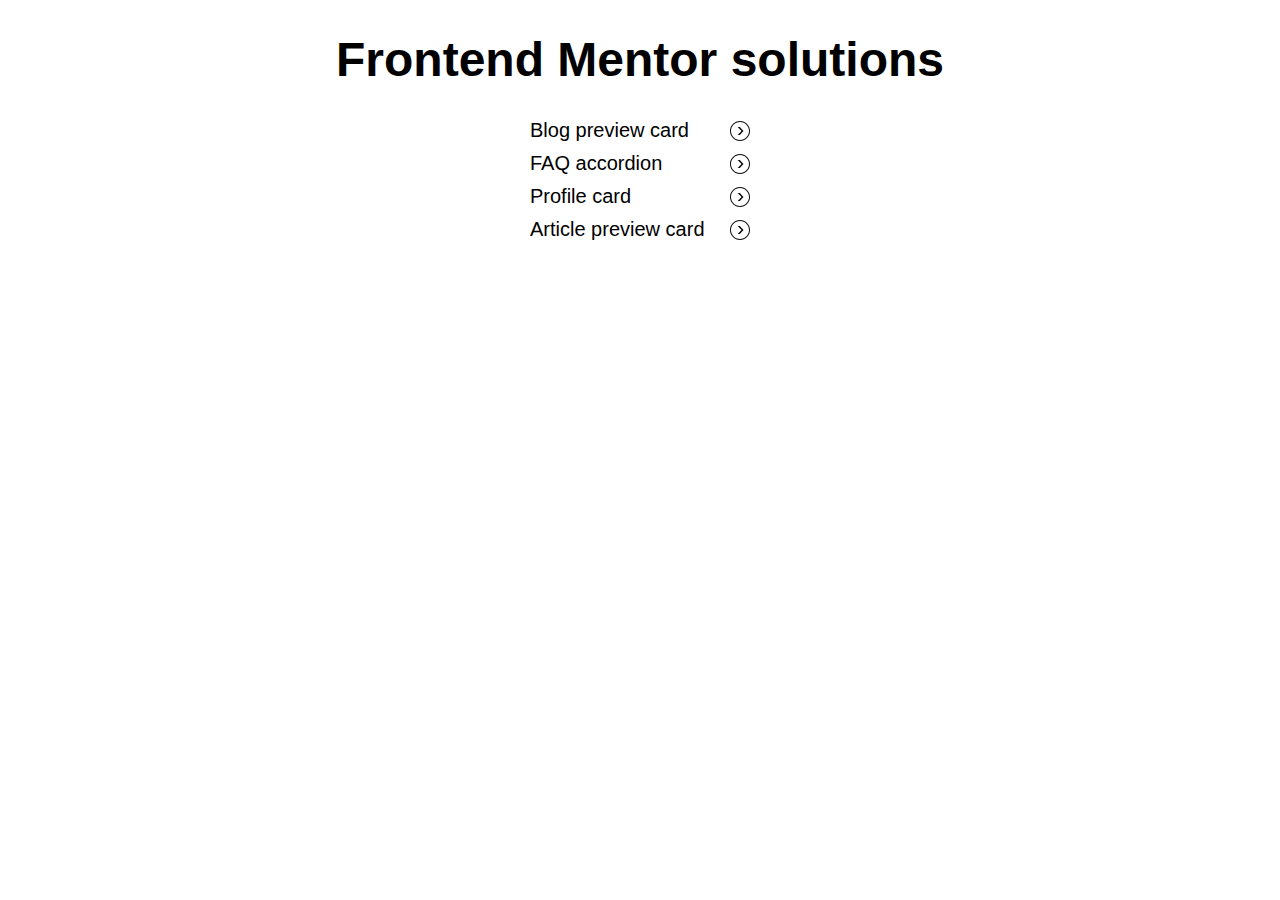
<file: index.html>
<!DOCTYPE html>
<html>

<head>
  <meta charset="UTF-8">
  <meta name="viewport" content="width=device-width, initial-scale=1">
  <title>Frontend Mentor Solutions</title>
  <link rel="stylesheet" href="style.css">
</head>

<body>
  <h1>Frontend Mentor solutions</h1>
  <ul class="project-list">
    <li>
      <a href="./blog-preview-card/index.html">Blog preview card</a>
    </li>
    <li>
      <a href="./faq-accordion/index.html">FAQ accordion</a>
    </li>
    <li>
      <a href="./profile-card-component/index.html">Profile card</a>
    </li>
    <li>
      <a href="./Article-preview-card/index.html">Article preview card</a>
    </li>
  </ul>
</body>

</html>
</file>
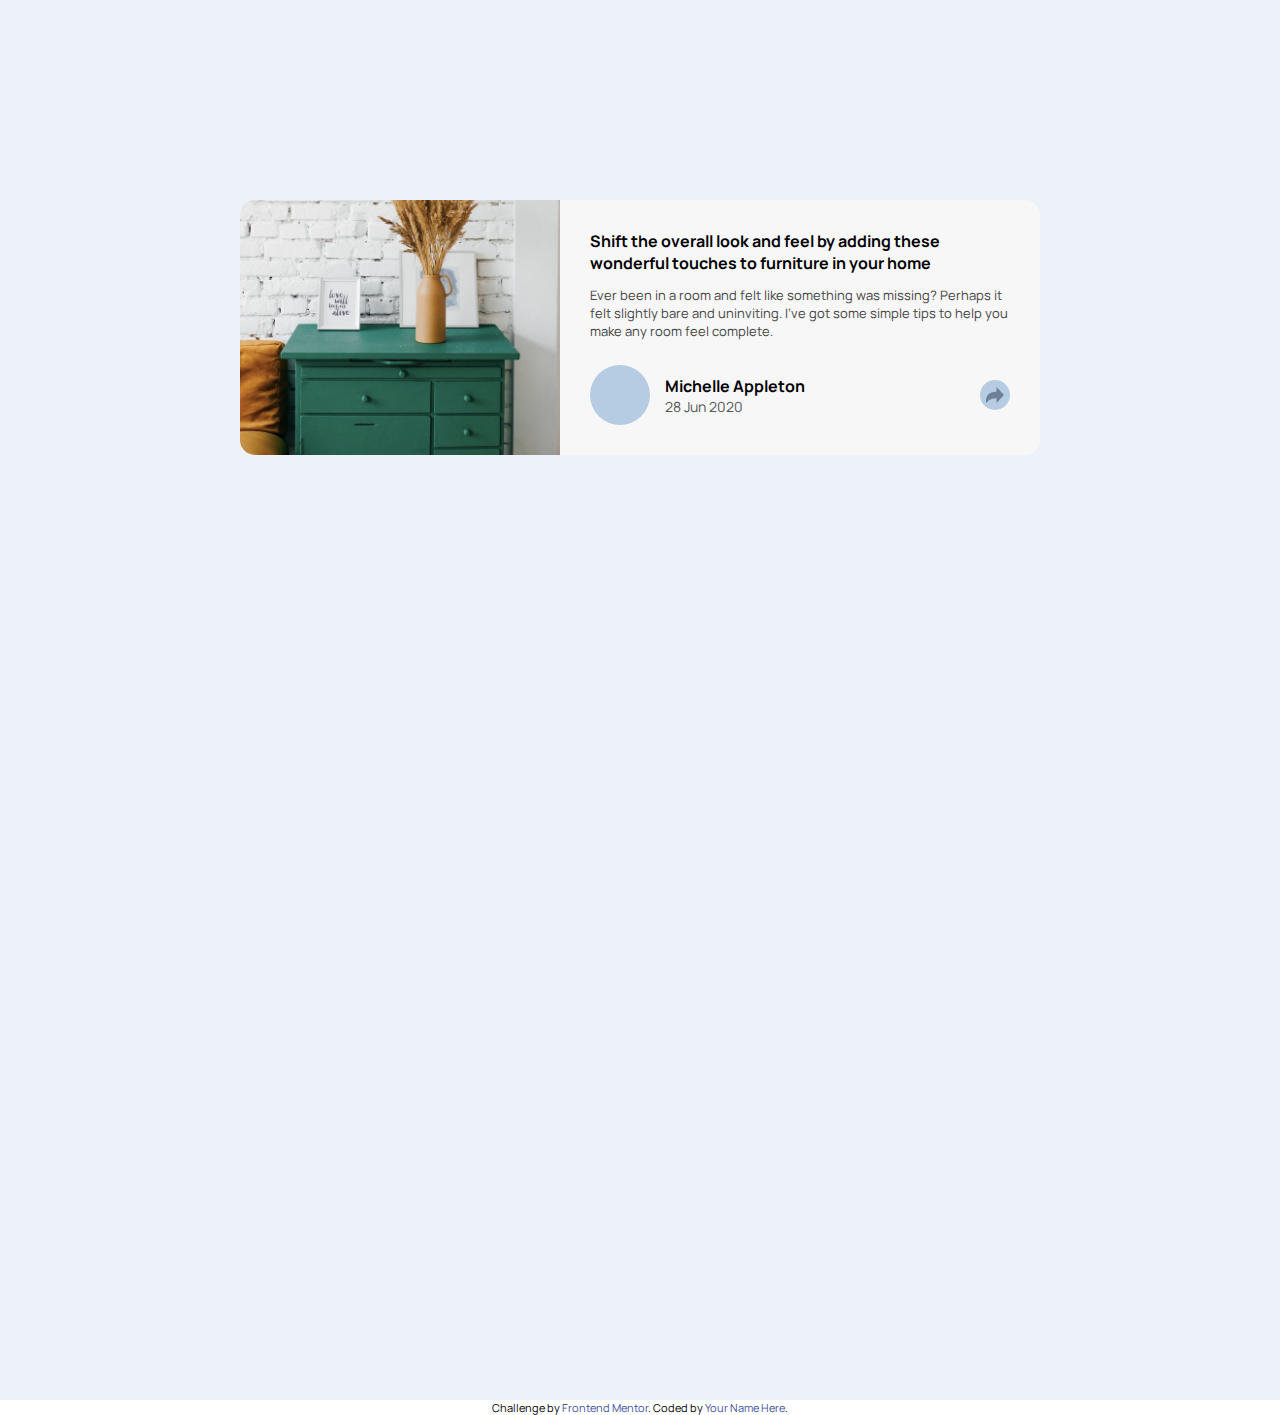
<file: Article-preview-card-main/index.html>
<!DOCTYPE html>
<html lang="en">

<head>
  <meta charset="UTF-8">
  <meta name="viewport" content="width=device-width, initial-scale=1.0"> <!-- displays site properly based on user's device -->

  <link rel="icon" type="image/png" sizes="32x32" href="./images/favicon-32x32.png">
  <link rel="stylesheet" href="style.css">
  <link rel="preconnect" href="https://fonts.googleapis.com">
  <link rel="preconnect" href="https://fonts.gstatic.com" crossorigin>
  <link href="https://fonts.googleapis.com/css2?family=Manrope:wght@500;700&display=swap" rel="stylesheet">

  <title>Article preview component</title>

  <style>
    .attribution {
      font-size: 11px;
      text-align: center;
    }

    .attribution a {
      color: hsl(228, 45%, 44%);
    }
  </style>
</head>

<body>
  <main>
    <div class="preview_card">
      <div class="image">
      </div>
      <div class="preview_content">
        <a href="#full-article">Shift the overall look and feel by adding these wonderful
  touches to furniture in your home</a>
        <p>Ever been in a room and felt like something was missing? Perhaps
  it felt slightly bare and uninviting. I’ve got some simple tips
  to help you make any room feel complete.</p>
        <div class="user">
          <div class="avatar">
          </div>
          <div class="user_info">
            <a href="#user-profile">Michelle Appleton</a>
            <p>28 Jun 2020</p>
          </div>
          <div class="share_icon" onclick="show()">
            <div id="share_content">
              <p>SHARE</p>
              <a href="#facebook">
                <img src="images/icon-facebook.svg" alt="facebook icon">
              </a>
              <a href="#pinterest">
                <img src="images/icon-pinterest.svg" alt="pinterest icon">
              </a>
              <a href="#twitter">
                <img src="images/icon-twitter.svg" alt="twitter icon">
              </a>
            </div>
          </div>
        </div>
      </div>
    </div>
  </main>

  <div class="attribution">
    Challenge by <a href="https://www.frontendmentor.io?ref=challenge" target="_blank">Frontend Mentor</a>.
    Coded by <a href="#">Your Name Here</a>.
  </div>
  <script src="main.js"></script>
</body>

</html>
</file>
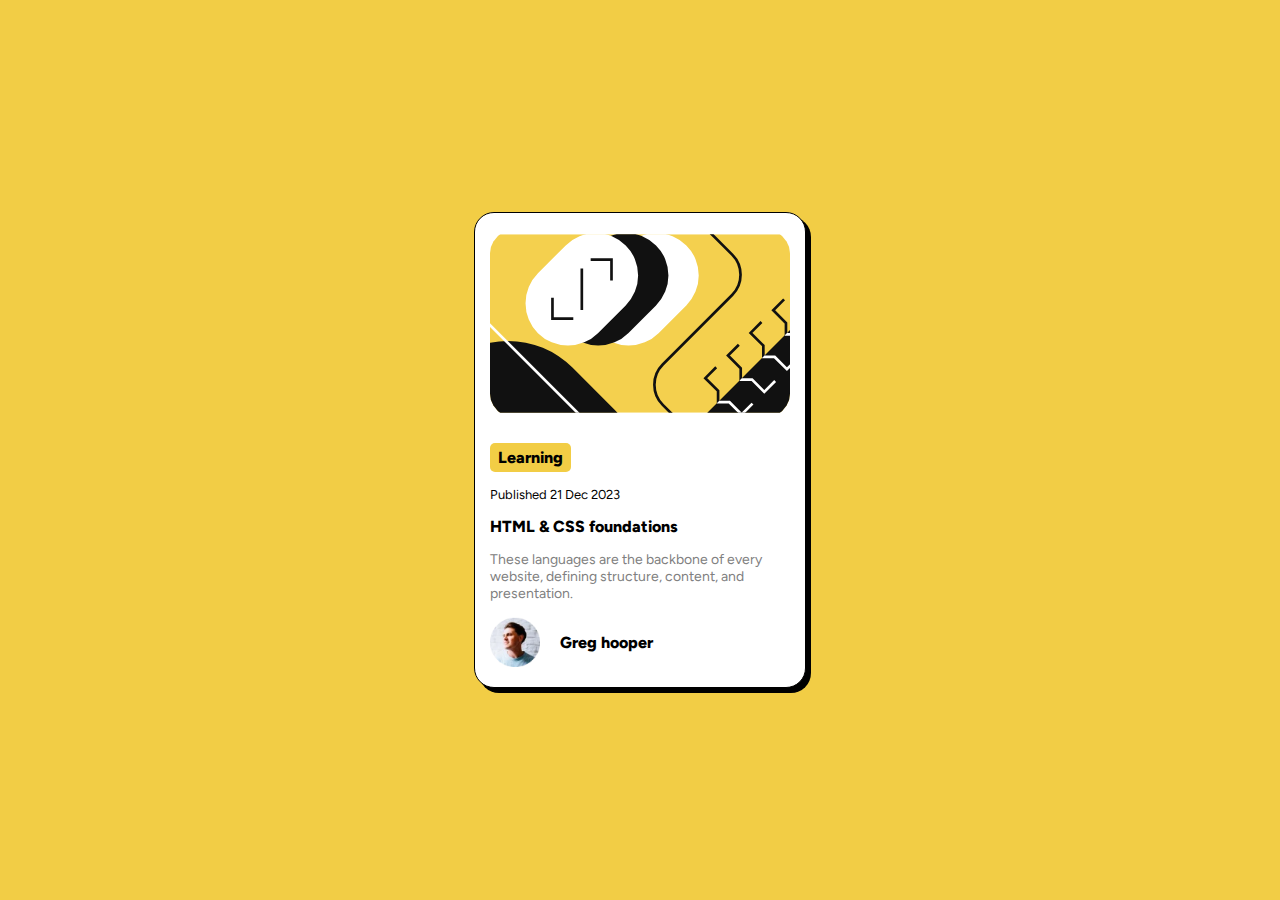
<file: blog-preview-card/index.html>
<!DOCTYPE html>
<html lang="en">

<head>
  <meta charset="UTF-8">
  <meta name="viewport" content="width=device-width, initial-scale=1.0"> <!-- displays site properly based on user's device -->
  <link rel="stylesheet" href="style.css">
  <link rel="preconnect" href="https://fonts.googleapis.com">
  <link rel="preconnect" href="https://fonts.gstatic.com" crossorigin>
  <link href="https://fonts.googleapis.com/css2?family=Figtree:wght@600;800&display=swap" rel="stylesheet">
  <title>Blog preview card</title>
</head>

<body>
  <main>
    <div class="card__body">
      <div class="ilustration__container">
        <svg xmlns="http://www.w3.org/2000/svg" width="336" height="201" fill="none" viewBox="0 0 336 201">
          <g clip-path="url(#a)">
            <path fill="#F4D04E" d="M0 .5h336v200H0z" />
            <rect width="139" height="95" x="87.996" y="77.729" fill="#fff" rx="47.5" transform="rotate(-45 87.996 77.729)" />
            <rect width="139" height="95" x="54.055" y="77.729" fill="#111" rx="47.5" transform="rotate(-45 54.055 77.729)" />
            <path fill="#111" d="M234.864 209.036 451.4-7.5l67.175 67.175-216.536 216.536z" />
            <rect width="139" height="95" x="20.114" y="77.729" fill="#fff" rx="47.5" transform="rotate(-45 20.114 77.729)" />
            <rect width="204.19" height="270.554" fill="#111" rx="102.095" transform="scale(-1 1) rotate(45 -103.887 14.564)" />
            <path stroke="#fff" stroke-width="3" d="m6.69-357.5 135.583 135.727c12.481 12.494 12.481 32.737 0 45.231L-45.544 11.475c-12.481 12.494-12.481 32.737 0 45.23L107.088 209.5" />
            <path stroke="#111" stroke-width="3" d="M69.965 71.719v23.334h23.334M136.079 52.273V28.94h-23.334M102.845 38.838v46.67M210.364-37.5l60.873 60.873c12.497 12.496 12.497 32.758 0 45.254l-77.745 77.746c-12.497 12.496-12.497 32.758 0 45.254l69.872 69.873" />
            <path stroke="#111" stroke-width="3" d="m253.339 149.574-12.144 12.145 14.256 14.257v12.672h12.673l13.729 13.729 12.145-12.145M278.685 124.228l-12.145 12.145 14.257 14.257v12.673h12.673l13.729 13.729 12.145-12.145M304.031 98.883l-12.145 12.144 14.257 14.257v12.673h12.673l13.729 13.729 12.144-12.145M329.376 73.537l-12.145 12.145 14.257 14.257v12.672h12.673l13.729 13.729 12.145-12.144" />
            <path stroke="#fff" stroke-width="5" d="m354.722 48.191-12.145 12.145 14.257 14.257v12.673h12.673l13.729 13.729 12.145-12.145" />
            <mask id="b" width="285" height="285" x="234" y="-8" maskUnits="userSpaceOnUse" style="mask-type:alpha">
              <path fill="#111" d="M234.864 209.036 451.4-7.5l67.175 67.175-216.536 216.536z" />
            </mask>
            <g stroke="#fff" mask="url(#b)">
              <path stroke-width="3" d="m253.339 149.574-12.144 12.145 14.256 14.257v12.672h12.673l13.729 13.729 12.145-12.145M278.685 124.228l-12.145 12.145 14.257 14.257v12.673h12.673l13.729 13.729 12.145-12.145M304.031 98.883l-12.145 12.144 14.257 14.257v12.673h12.673l13.729 13.729 12.144-12.145M329.376 73.537l-12.145 12.145 14.257 14.257v12.672h12.673l13.729 13.729 12.145-12.145" />
              <path stroke-width="5" d="m354.722 48.191-12.145 12.145 14.257 14.257v12.673h12.673l13.729 13.729 12.145-12.145" />
            </g>
          </g>
          <defs>
            <clipPath id="a">
              <path fill="#fff" d="M0 .5h336v200H0z" />
            </clipPath>
          </defs>
        </svg>
      </div>
      <p class="tag">Learning</p>
      <p class="date">Published <time datetime="21-12-2023">21 Dec 2023</time></p>
      <a href="#" class="link">HTML & CSS foundations</a>
      <p class="details">These languages are the backbone of every website, defining structure, content, and presentation.</p>
      <div class="user">
        <img src=".\assets\images\image-avatar.webp" alt="">
        <a href="#">Greg hooper</a>
      </div>
    </div>
  </main>
</body>

</html>
</file>
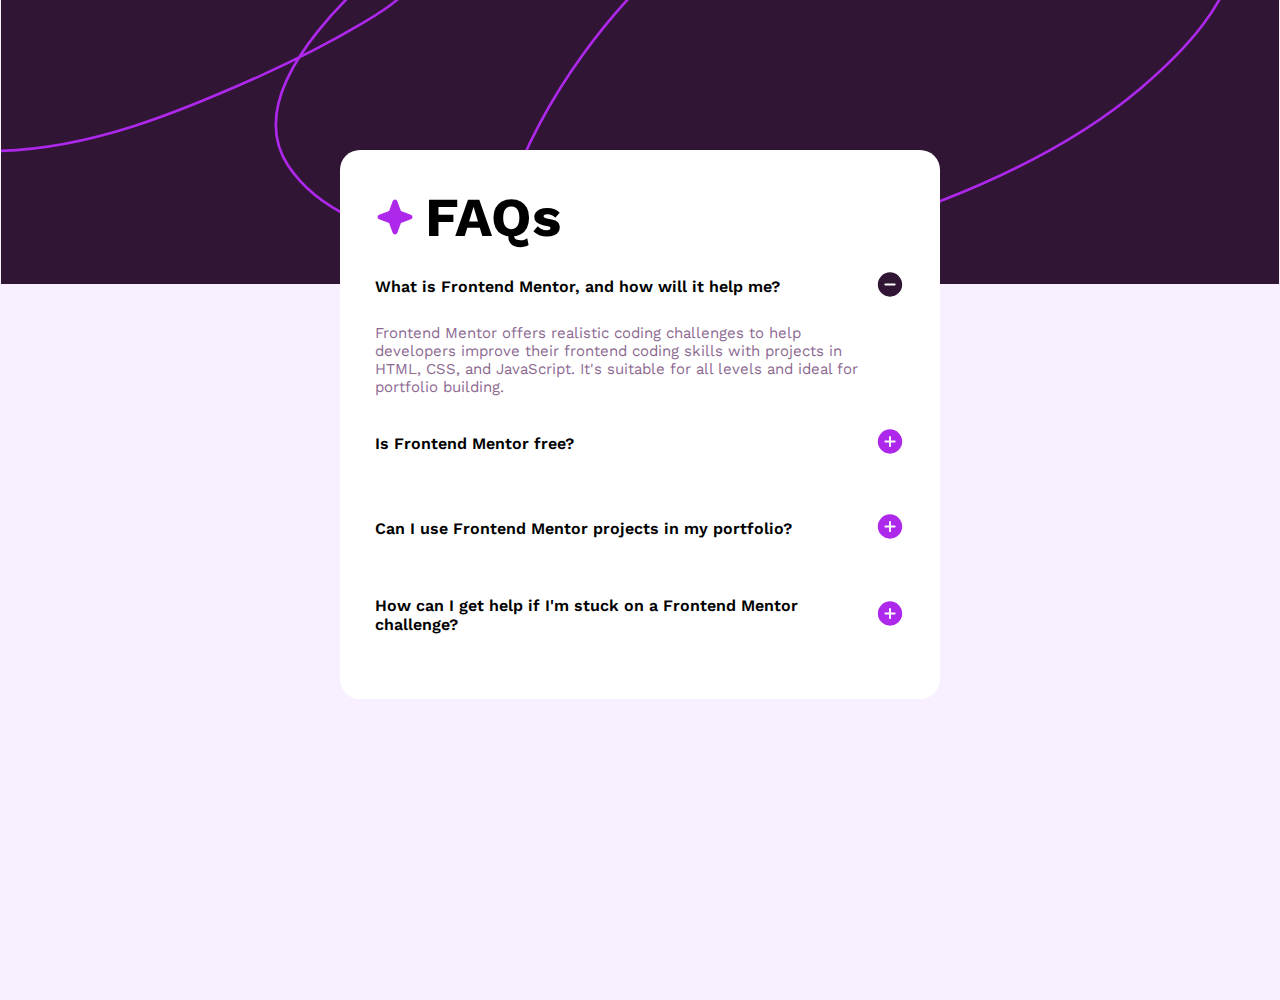
<file: faq-accordion/index.html>
<!DOCTYPE html>
<html lang="en">
<head>
  <meta charset="UTF-8">
  <meta name="viewport" content="width=device-width, initial-scale=1.0"> <!-- displays site properly based on user's device -->

  <link rel="stylesheet" href="style.css">
  <link rel="preconnect" href="https://fonts.googleapis.com">
  <link rel="preconnect" href="https://fonts.gstatic.com" crossorigin>
  <link href="https://fonts.googleapis.com/css2?family=Work+Sans:ital,wght@0,400;0,600;1,600&display=swap" rel="stylesheet">
  
  <title>FAQ accordion</title>
  
</head>
<body>
  <main>
    <div class="faq_body">
      <div class="faq_header">
        <img src="assets/images/icon-star.svg" alt="star icon">
        <h1>FAQs</h1>
      </div>
      <div class="faqs">
        <div class="faq">
          <button onclick="drop(this)" class="" id="default">What is Frontend Mentor, and how will it help me?</button>
          <div class="faq_content" >
            <p>
              Frontend Mentor offers realistic coding challenges to help developers improve their 
              frontend coding skills with projects in HTML, CSS, and JavaScript. It's suitable for 
              all levels and ideal for portfolio building.
            </p>
          </div>
        </div>
        <div class="faq">
          <button onclick="drop(this)" class="">Is Frontend Mentor free?</button>
          <div class="faq_content">
            <p>
              Yes, Frontend Mentor offers both free and premium coding challenges, with the free 
              option providing access to a range of projects suitable for all skill levels.
            </p>
          </div>
        </div>
        <div class="faq">
          <button onclick="drop(this)" class="">
            Can I use Frontend Mentor projects in my portfolio?
          </button>
          <div class="faq_content">
            <p>
              Yes, you can use projects completed on Frontend Mentor in your portfolio. It's an excellent
              way to showcase your skills to potential employers!
            </p>
          </div>
        </div>
        <div class="faq">
          <button onclick="drop(this)" class="">
            How can I get help if I'm stuck on a Frontend Mentor challenge?
          </button>
          <div class="faq_content">
            <p>
              The best place to get help is inside Frontend Mentor's Discord community. There's a help 
              channel where you can ask questions and seek support from other community members.
            </p>
          </div>
        </div>
      </div>
    </div>
  </main>
  <script src="main.js">
  </script>
</body>
</html>
</file>
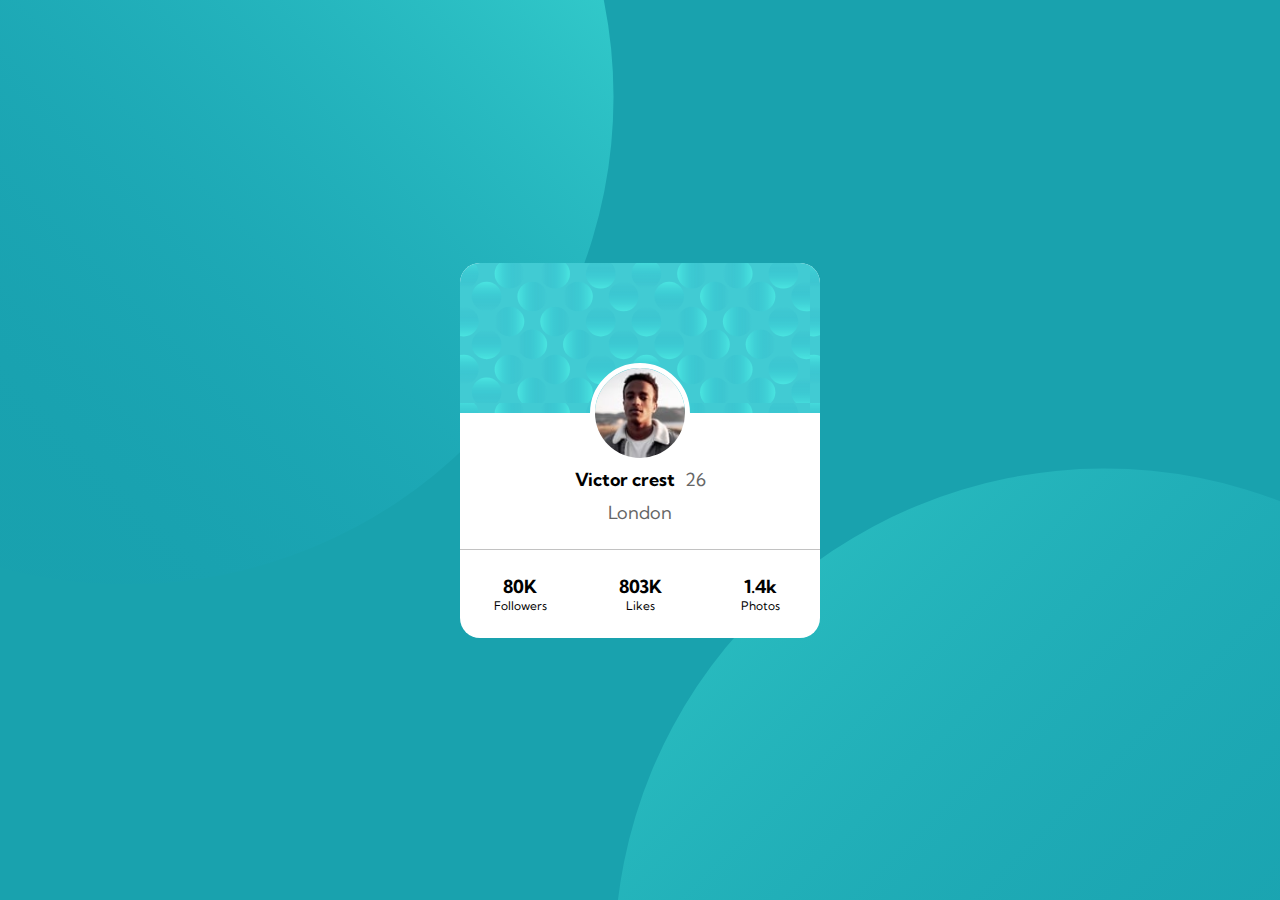
<file: profile-card-component/index.html>
<!DOCTYPE html>
<html lang="en">

<head>
  <meta charset="UTF-8">
  <meta name="viewport" content="width=device-width, initial-scale=1.0"> <!-- displays site properly based on user's device -->

  <link rel="stylesheet" href="style.css">
  <link rel="preconnect" href="https://fonts.googleapis.com">
<link rel="preconnect" href="https://fonts.gstatic.com" crossorigin>
<link href="https://fonts.googleapis.com/css2?family=Kumbh+Sans:wght@400;700&display=swap" rel="stylesheet">

  <title>Profile card component</title>

</head>

<body>
  <main>
    <div class="card">
      <div class="top">
        <picture>
          <img class="avatar" src="img/image-victor.jpg" alt="profile picture of victor crest">
        </picture>
      </div>
      <div class="info">
        <div class="user_info">
          <div class="name_age">
            <p>Victor crest</p>
            <p>26</p>
          </div>
          <p>London</p>
        </div>
        <div class="social_numbers">
          <div class="number">
            <p>80K</p>
            <p>Followers</p>
          </div>

          <div class="number">
            <p>803K</p>
            <p>Likes</p>
          </div>
          <div class="number">
            <p>1.4k</p>
            <p>Photos</p>
          </div>

        </div>
      </div>
    </div>
  </main>

</body>

</html>
</file>
<file: style.css>
body{
  font-family: Arial, Helvetica, sans-serif;
}
h1{
  text-align: center;
  
}
.project-list{
  padding: 0;
  display: grid;
  row-gap: 10px
}
.project-list li{
  list-style-type: none;
  margin-inline: auto;
  width: 11em;
}
.project-list li a{
  text-decoration: none;
  color: #000;
  display: grid;
  grid-template-columns: 1fr auto;
  align-items: center;
  
}
.project-list li a::after{
  content: "";
  width: 1em;
  height: 1em;
  background-image: url(./images/arrow.svg);
  display: inline-block;
  background-repeat: no-repeat;
  background-size: 100%;
  background-position: center;
}

@media (min-width: 1024px){
  h1{
    font-size: 3rem;
  }
  .project-list li{
    font-size: 1.25rem;
  }
}
</file>
<file: Article-preview-card-main/style.css>
* {
  margin: 0;
  font-family: "manrope";
}
a {
  text-decoration: none;
  color: black;
}
a:visited{
  color: black;
}
main {
  width: 100%;
  height: 100vh;
  padding-bottom: 500px;
  display: flex;
  justify-content: center;
  background-color: hsl(210, 46%, 95%);
}
.preview_card {
  width: clamp(355px, 65%, 800px);
  height: fit-content;
  margin-top: 200px;
  display: grid;
  grid-template-columns: 2fr 3fr;
  box-sizing: border-box;
}
.image {
  border-radius: 15px 0 0 15px;
  background-image: url(images/drawers.jpg);
  background-size: cover;
  background-position: center;
  min-height: fit-content;
}
.preview_content {
  border-radius: 0 15px 15px 0;
  background-color: #f7f7f7;
  padding: 30px;
}
.preview_content > a{
  display: block;
  font-weight: 700;
  font-size: 16px;
  cursor: pointer;
  margin-bottom: 12px;
}
.preview_content a:hover{
  color: hsl(212, 23%, 69%);
}
.preview_content > p{
  font-size: 13px;
  color: #444;
  margin-bottom: 25px;
}
.user{
  display: flex;
  align-items: center;
  justify-content: space-between;
}
.avatar{
  height: 60px;
  width: 60px;
  border-radius: 50%;
  background-color: hsl(210, 46%, 80%);
  
}
.user_info{
  flex: 1;
  padding-left: 15px;
}
.user_info a{
  font-weight: 700;
  margin-bottom: 5px;
  cursor: pointer;
}
.user_info p{
  font-size: 14px;
  color: #555;
}
.share_icon{
  height: 30px;
  width: 30px;
  border-radius: 50%;
  background-color: hsl(210, 46%, 80%);
  background-image: url(images/icon-share.svg);
  background-position: center;
  background-size: 18px;
  background-repeat: no-repeat ;
  cursor: pointer;
  position: relative;
  z-index: 1;
}

#share_content{
  position: absolute;
  background-color: hsl(217, 19%, 35%);
  display: none;
  gap: 5px;
  align-items: center;
  padding: 5px 15px;
  border-radius: 15px;
  top: -45px;
  right: 50%;
  transform: translateX(50%);
  color: hsl(210, 46%, 95%);
}

#share_content.active {
  display: flex;
}

@media screen and (max-width: 768px){
  #share_content {
    flex-direction: column;
    justify-content: center;
    align-items: center;
    top: -105px;
    padding: 10px;
    right: -4px;
    border-radius: 20px;
    transform: none;
  }
  #share_content p {
    display: none;
  }
  #share_content img{
    width: 15px;
  }
  .image {
    border-radius: 15px 15px 0 0;
    min-height: 250px;
  }
  .preview_card {
    grid-template-columns: 1fr;
  }
  .preview_content {
    border-radius: 0 0 15px 15px;
  }
}
@media screen and (max-width: 375px){
  .preview_card {
    width: 90%;

  }
}
</file>
<file: blog-preview-card/style.css>
*{
    margin: 0;
    font-family: figtree;
    font-size: 16px;
}
a {
    text-decoration: none;
    color: black;
}
main {
    width: 100%;
    height: 100vh;
    background-color: hsl(47, 87%, 61%);
    display: flex;
    align-items: center;
    justify-content: center;
}
.card__body{
    width: 300px;
    background-color: #fff;
    border: 1px solid black;
    box-shadow: 5px 5px 0 black;
    border-radius: 20px;
    padding: 10px 15px;
}
.ilustration__container{
    width: 100%;
    height: 50%;
    border-radius: 20px;
    overflow: hidden;
}
.ilustration__container svg{
    width: 100%;
    border-radius: 15%;
    margin: 0;
}
.tag {
    background-color: hsl(47, 87%, 61%);
    width: fit-content;
    padding: 5px 8px;
    border-radius: 5px;
    margin: 15px 0;
    font-weight: 800;
}
.date, .date time{
    font-size: 13px;
}
.link {
    display: block;
    margin: 15px 0;
    font-weight: 800;
}
.link:hover{
    color: hsl(47, 87%, 61%);
    
}
.details{
    color: hsl(0, 0%, 50%);
    font-size: 14px;
}

.user {
    margin-top: 15px;
    display: flex;
    align-items: center;
    width: 100%;
    margin-bottom: 10px;
}
.user a{
    font-weight: 800;
}
.user a:hover{
    color: hsl(47, 87%, 61%);
}
.user img {
    cursor: pointer;
    width: 50px;
    margin-right: 20px;
}

@media screen and (max-width: 500) {
    .card__body{
        width: 90%;
    }
}
</file>
<file: faq-accordion/style.css>
* {
  margin: 0;
  font-family: "work sans";
}

p {
  font-size: 15px;
}

main {
  min-height: 100vh;
  padding-bottom: 100px;
  background-image: url("assets/images/background-pattern-desktop.svg");
  background-repeat: no-repeat;
  background-size: contain;
  background-color: hsl(275, 100%, 97%);
  display: flex;
  justify-content: center;
}

.faq_body {
  width: clamp(350px, 75%, 600px);
  height: fit-content;
  margin-top: 150px;
  background-color: #fff;
  border-radius: 20px;
  padding: 35px;
  box-sizing: border-box;
}

.faq_header {
  display: flex;
  gap: 10px;
}

.faq_header h1 {
  font-size: 55px;
  font-weight: 700;
}

.faq {
  margin-bottom: 10px;
}

.faq button {
  cursor: pointer;
  width: 100%;
  background-color: #fff;
  text-align: left;
  border: none;
  padding: 20px 0;
  font-size: 16px;
  font-weight: 600;
  display: flex;
  align-items: center;
  justify-content: space-between;
}

.faq button::after {
  content: url(assets/images/icon-plus.svg);
  float: right;
  margin-left: 10px;
}

.faq button:hover {
  color: hsl(292, 74%, 45%);
}

.faq_content p {
  color: hsl(292, 16%, 49%);
}

.faq_content {
  max-height: 0;
  overflow: hidden;
  width: 95%;
  transition: max-height 0.5s ease;
}

button.active::after {
  content: url(assets/images/icon-minus.svg);
}

.attribution {
  font-size: 11px;
  text-align: center;
  bottom: 0;
  position: fixed;
  margin: 10px 15px;
}

.attribution a {
  color: hsl(228, 45%, 44%);
}

@media (max-width: 425px) {
  main {
    background-size: 200%;
  }

  .faq_body {
    width: 90%;
    margin-top: 50px;
  }
}
</file>
<file: profile-card-component/style.css>
* {
  margin: 0;
  font-family: "Kumbh Sans";
}

main {
  width: 100%;
  height: 100vh;
  background-color: hsl(185, 75%, 39%);
  background-image: url("./img/bg-pattern-top.svg"), url("./img/bg-pattern-bottom.svg");
  background-repeat: no-repeat, no-repeat;
  background-position: right 52vw bottom 35vh, left 48vw top 52vh;
  display: flex;
  align-items: center;
  justify-content: center;
}

.card {
  width: 360px;
  background-color: white;
  border-radius: 20px;
}

.top {
  height: 150px;
  border-radius: 20px 20px 0 0;
  background-image: url("img/bg-pattern-card.svg");
  object-fit: cover;
  display: flex;
  justify-content: center;
}

.avatar {
  width: 90px;
  height: 90px;
  position: relative;
  top: 100px;
  border-radius: 50%;
  border: 5px solid white;
  background-color: rgb(45, 89, 235)
}

.info {
  font-size: 18px;
}

.user_info {
  text-align: center;
  margin-top: 55px;
  margin-bottom: 25px;
}

.name_age {
  display: flex;
  gap: 10px;
  justify-content: center;
  margin-bottom: 10px;
}

.name_age p:first-child {
  font-weight: 700;
}

.name_age p:last-child,
.user_info p:last-child {
  color: rgb(102, 102, 102)
}

.social_numbers {
  display: grid;
  grid-template-columns: 1fr 1fr 1fr;
  text-align: center;
  border-top: 1px solid rgba(0, 0, 0, 0.24)
}

.number {
  padding: 25px 0;
  font-weight: 700;
}

.number p:last-child {
  font-size: 12px;
  font-weight: 400;
}

@media screen and (max-width: 450px) {
  .card {
    width: 90%;
  }
}
</file>
